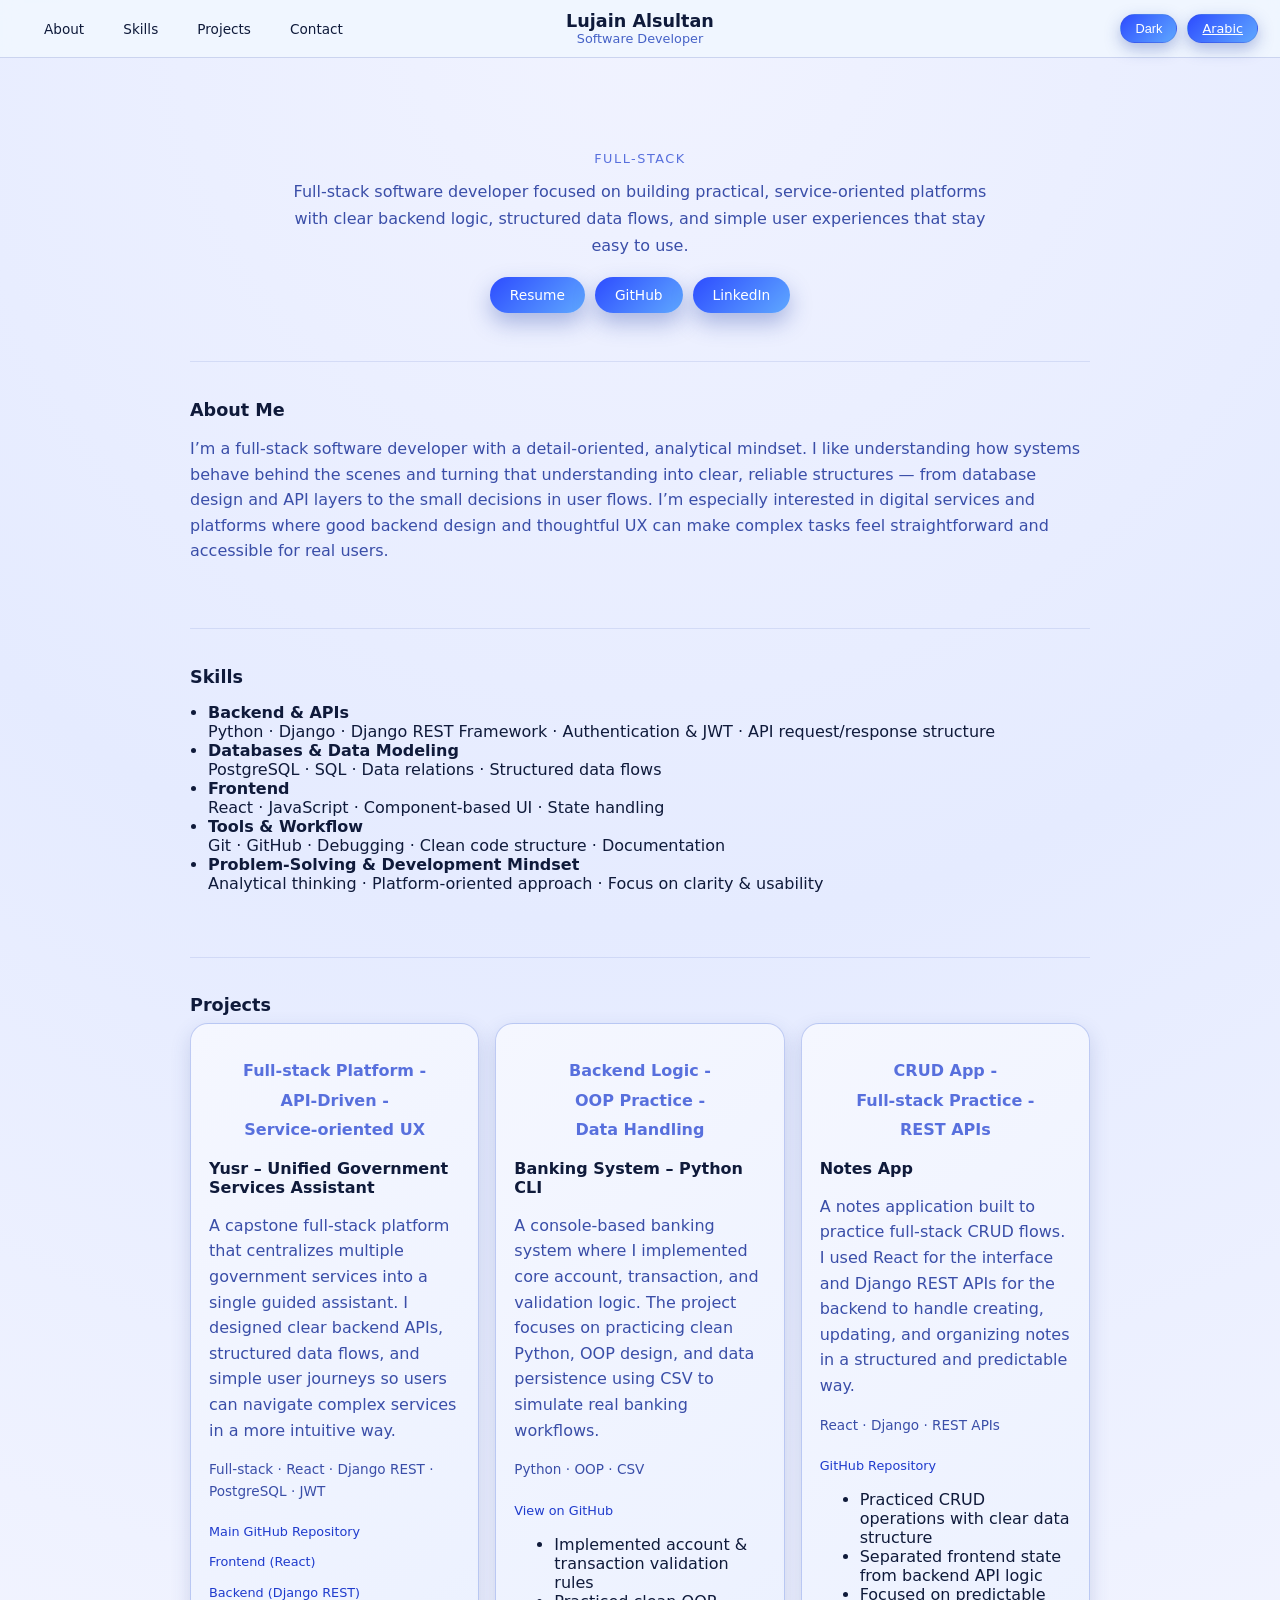
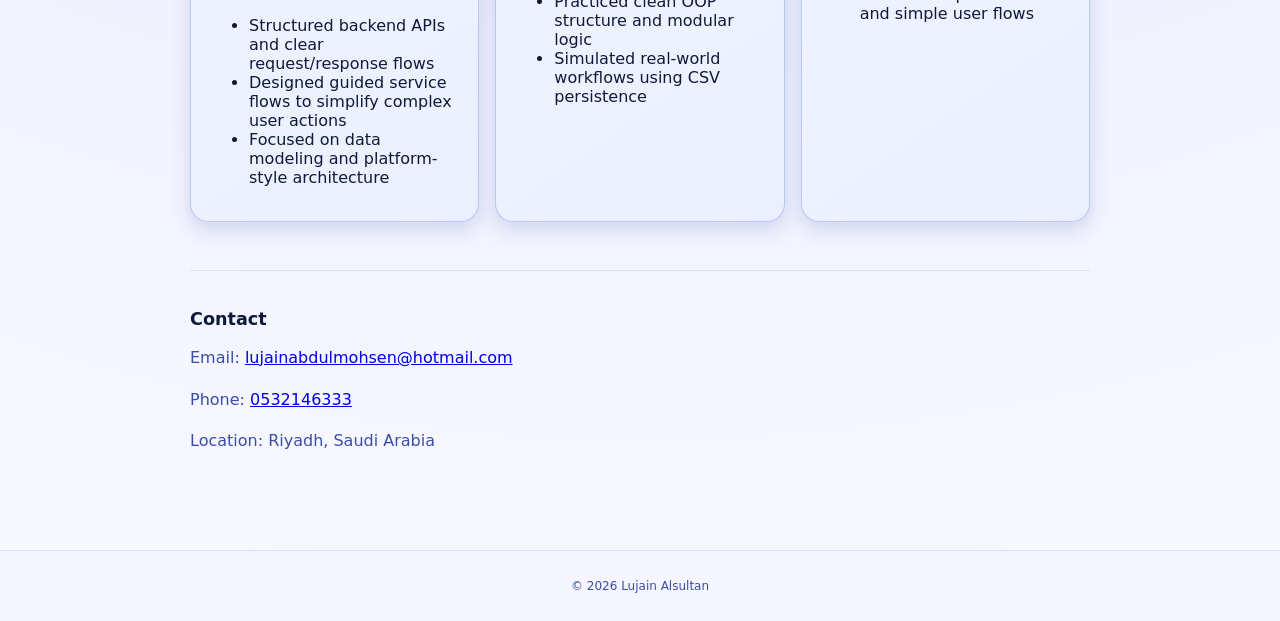
<file: index.html>
<!DOCTYPE html>
<html lang="en">
<head>
<meta charset="UTF-8">
<title>Lujain Alsultan | Portfolio</title>
<meta name="viewport" content="width=device-width, initial-scale=1">
<link href="styles.css" rel="stylesheet">
</head>
<body>

<header class="top">

<nav class="nav">
<a href="#about">About</a>
<a href="#skills">Skills</a>
<a href="#projects">Projects</a>
<a href="#contact">Contact</a>
</nav>

<div class="brand">
<h1>Lujain Alsultan</h1>
<p>Software Developer</p>
</div>

<div class="top-right">
<button id="themeToggle" class="theme-toggle small-btn">Dark</button>
<a href="index-ar.html" class="theme-toggle small-btn">Arabic</a>
</div>

</header>

<main class="page">

<section class="hero reveal">
<p class="hero-tag">Full-stack Software Developer</p>

<p class="hero-text">
Full-stack software developer focused on building practical, service-oriented platforms with clear backend logic, structured data flows, and simple user experiences that stay easy to use.
</p>

<div class="hero-actions">
<a href="resume.pdf" target="_blank" class="btn">Resume</a>
<a href="https://github.com/lujainabdulmohsen" class="btn" target="_blank">GitHub</a>
<a href="https://www.linkedin.com/in/lujainalsultan/" class="btn" target="_blank">LinkedIn</a>
</div>
</section>

<section id="about" class="section reveal">
<h3>About Me</h3>
<p>
I’m a full-stack software developer with a detail-oriented, analytical mindset. I like understanding how systems behave behind the scenes and turning that understanding into clear, reliable structures — from database design and API layers to the small decisions in user flows. I’m especially interested in digital services and platforms where good backend design and thoughtful UX can make complex tasks feel straightforward and accessible for real users.
</p>
</section>

<section id="skills" class="section reveal">
<h3>Skills</h3>

<ul class="list">

<li><strong>Backend & APIs</strong><br>
Python · Django · Django REST Framework · Authentication & JWT · API request/response structure
</li>

<li><strong>Databases & Data Modeling</strong><br>
PostgreSQL · SQL · Data relations · Structured data flows
</li>

<li><strong>Frontend</strong><br>
React · JavaScript · Component-based UI · State handling
</li>

<li><strong>Tools & Workflow</strong><br>
Git · GitHub · Debugging · Clean code structure · Documentation
</li>

<li><strong>Problem-Solving & Development Mindset</strong><br>
Analytical thinking · Platform-oriented approach · Focus on clarity & usability
</li>

</ul>
</section>

<section id="projects" class="section reveal">
<h3>Projects</h3>

<div class="cards">

<div class="card">

<p class="tech-tags">
<span>Full-stack Platform</span>
<span>API-Driven</span>
<span>Service-oriented UX</span>
</p>

<h4>Yusr – Unified Government Services Assistant</h4>

<p>A capstone full-stack platform that centralizes multiple government services into a single guided assistant. I designed clear backend APIs, structured data flows, and simple user journeys so users can navigate complex services in a more intuitive way.</p>

<p class="tech">Full-stack · React · Django REST · PostgreSQL · JWT</p>

<a href="https://github.com/lujainabdulmohsen" target="_blank" class="link">
Main GitHub Repository
</a>

<div class="card-links">
<a href="https://github.com/lujainabdulmohsen/frontend-capstone" target="_blank" class="link">Frontend (React)</a>
<a href="https://github.com/lujainabdulmohsen/backend-capstone" target="_blank" class="link">Backend (Django REST)</a>
</div>

<ul class="takeaways">
<li>Structured backend APIs and clear request/response flows</li>
<li>Designed guided service flows to simplify complex user actions</li>
<li>Focused on data modeling and platform-style architecture</li>
</ul>

</div>

<div class="card">

<p class="tech-tags">
<span>Backend Logic</span>
<span>OOP Practice</span>
<span>Data Handling</span>
</p>

<h4>Banking System – Python CLI</h4>

<p>A console-based banking system where I implemented core account, transaction, and validation logic. The project focuses on practicing clean Python, OOP design, and data persistence using CSV to simulate real banking workflows.</p>

<p class="tech">Python · OOP · CSV</p>
<a href="https://github.com/lujainabdulmohsen/python-bank-project" target="_blank" class="link">View on GitHub</a>

<ul class="takeaways">
<li>Implemented account & transaction validation rules</li>
<li>Practiced clean OOP structure and modular logic</li>
<li>Simulated real-world workflows using CSV persistence</li>
</ul>

</div>

<div class="card">

<p class="tech-tags">
<span>CRUD App</span>
<span>Full-stack Practice</span>
<span>REST APIs</span>
</p>

<h4>Notes App</h4>

<p>A notes application built to practice full-stack CRUD flows. I used React for the interface and Django REST APIs for the backend to handle creating, updating, and organizing notes in a structured and predictable way.</p>

<p class="tech">React · Django · REST APIs</p>
<a href="https://github.com/lujainabdulmohsen/notes-app.git" target="_blank" class="link">GitHub Repository</a>

<ul class="takeaways">
<li>Practiced CRUD operations with clear data structure</li>
<li>Separated frontend state from backend API logic</li>
<li>Focused on predictable and simple user flows</li>
</ul>

</div>

</div>
</section>

<section id="contact" class="section reveal">
<h3>Contact</h3>

<p>Email:
<a href="mailto:lujainabdulmohsen@hotmail.com">
lujainabdulmohsen@hotmail.com
</a></p>

<p>Phone:
<a href="tel:0532146333">0532146333</a></p>

<p>Location: Riyadh, Saudi Arabia</p>

</section>

</main>

<button id="scrollTop">↑</button>

<footer class="footer">
<p>© <span id="year"></span> Lujain Alsultan</p>
</footer>

<script src="script.js"></script>
</body>
</html>
</file>
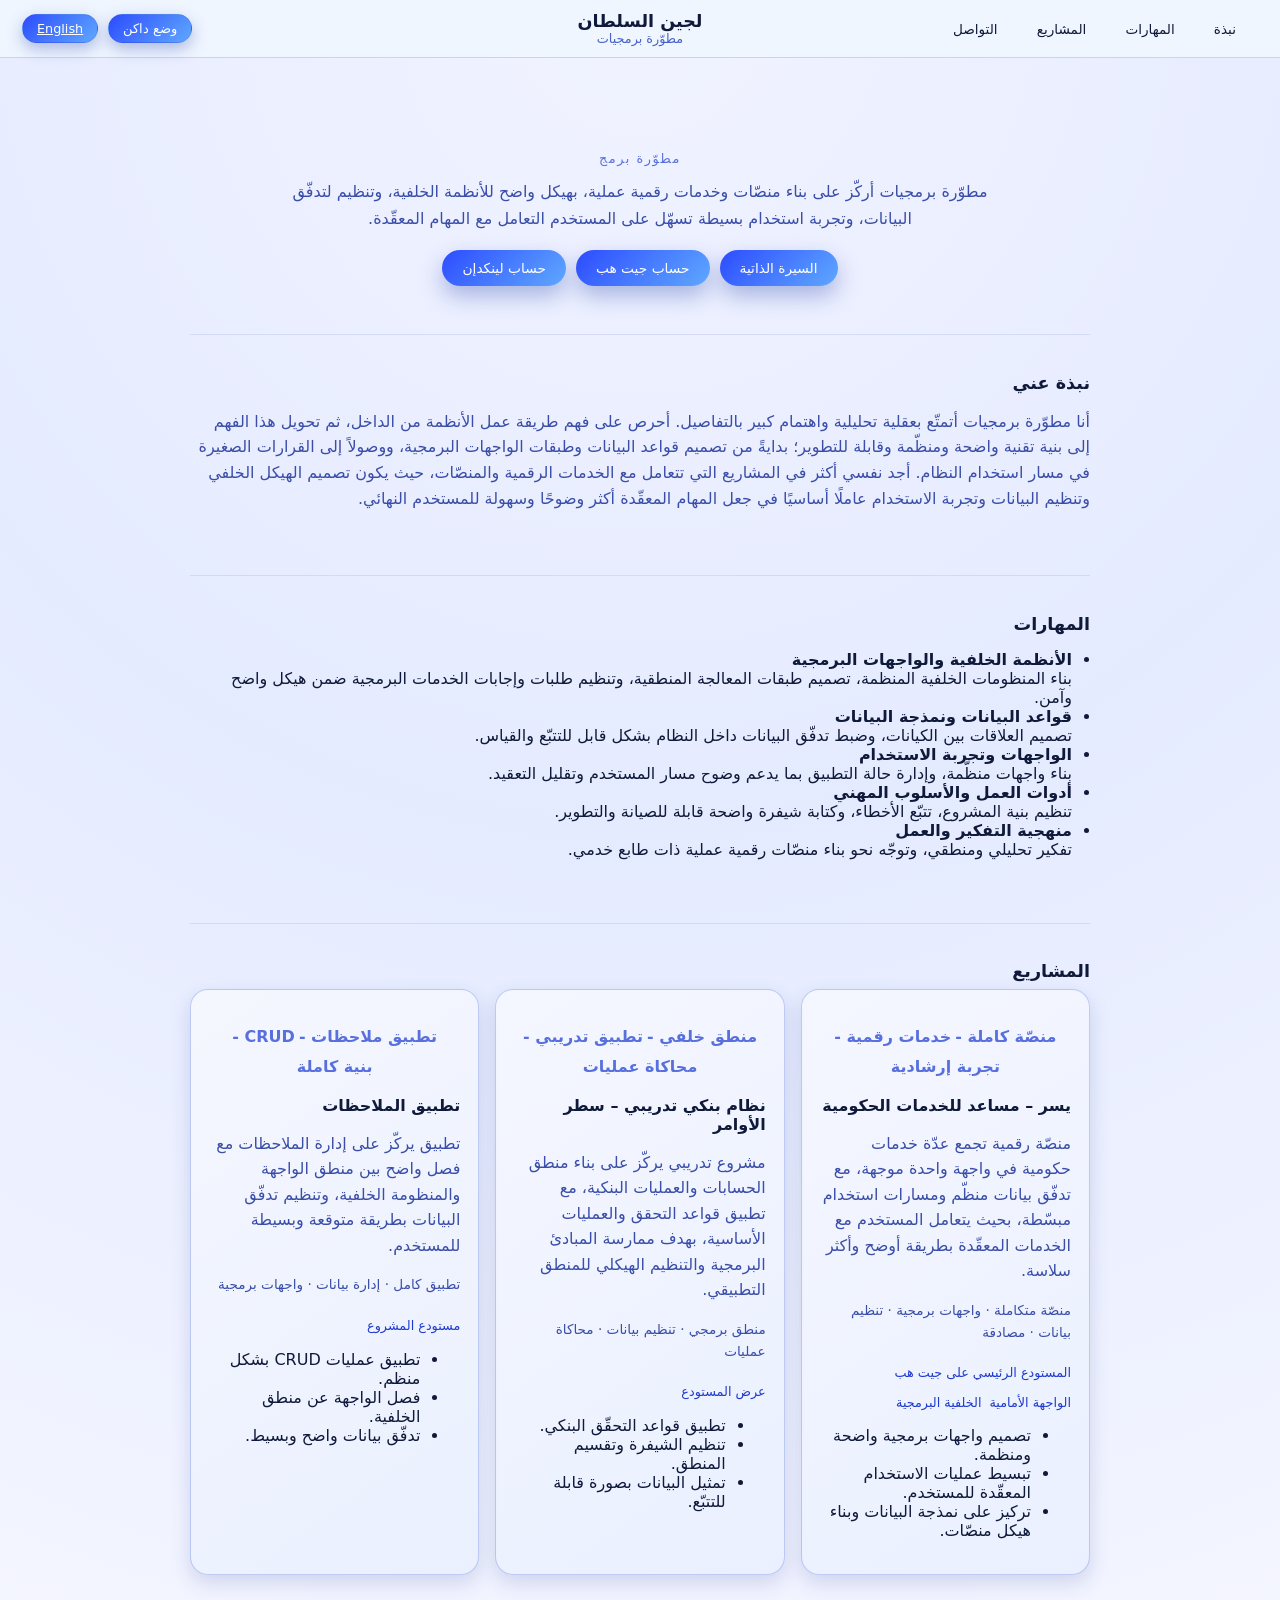
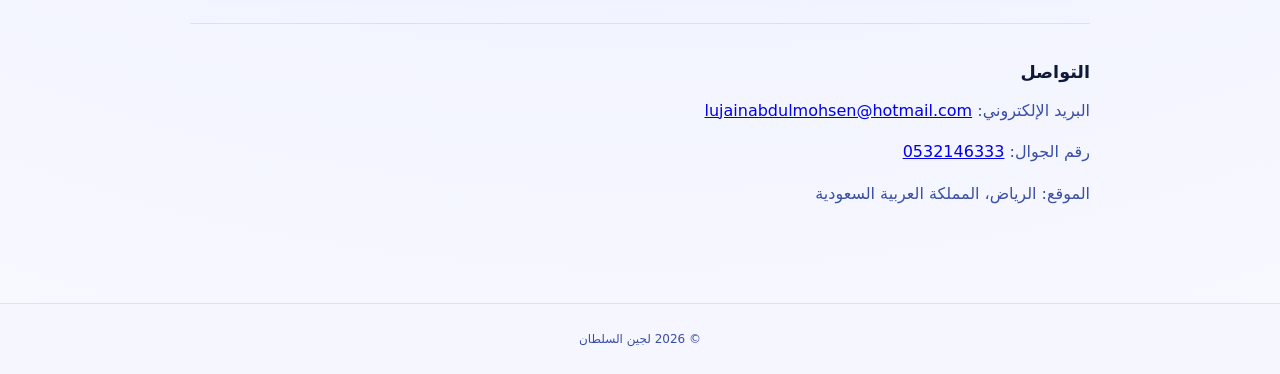
<file: index-ar.html>
<!DOCTYPE html>
<html lang="ar" dir="rtl">
<head>
<meta charset="UTF-8">
<title>لجين السلطان | السيرة المهنية</title>
<meta name="viewport" content="width=device-width, initial-scale=1">
<link href="styles.css" rel="stylesheet">
</head>
<body>

<header class="top">

<nav class="nav">
<a href="#about">نبذة</a>
<a href="#skills">المهارات</a>
<a href="#projects">المشاريع</a>
<a href="#contact">التواصل</a>
</nav>

<div class="brand">
<h1>لجين السلطان</h1>
<p>مطوّرة برمجيات</p>
</div>

<div class="top-right">
<button id="themeToggle" class="theme-toggle small-btn">وضع داكن</button>
<a href="index.html" class="theme-toggle small-btn">English</a>
</div>

</header>

<main class="page">

<section class="hero reveal">
<p class="hero-tag">مطوّرة برمجيات شاملة</p>

<p class="hero-text">
مطوّرة برمجيات أركّز على بناء منصّات وخدمات رقمية عملية، بهيكل واضح للأنظمة الخلفية، وتنظيم لتدفّق البيانات، وتجربة استخدام بسيطة تسهّل على المستخدم التعامل مع المهام المعقّدة.
</p>

<div class="hero-actions">
<a href="resume.pdf" target="_blank" class="btn">السيرة الذاتية</a>
<a href="https://github.com/lujainabdulmohsen" target="_blank" class="btn">حساب جيت هب</a>
<a href="https://www.linkedin.com/in/lujainalsultan/" target="_blank" class="btn">حساب لينكدإن</a>
</div>
</section>

<section id="about" class="section reveal">
<h3>نبذة عني</h3>
<p>
أنا مطوّرة برمجيات أتمتّع بعقلية تحليلية واهتمام كبير بالتفاصيل. أحرص على فهم طريقة عمل الأنظمة من الداخل، ثم تحويل هذا الفهم إلى بنية تقنية واضحة ومنظّمة وقابلة للتطوير؛ بدايةً من تصميم قواعد البيانات وطبقات الواجهات البرمجية، ووصولاً إلى القرارات الصغيرة في مسار استخدام النظام. أجد نفسي أكثر في المشاريع التي تتعامل مع الخدمات الرقمية والمنصّات، حيث يكون تصميم الهيكل الخلفي وتنظيم البيانات وتجربة الاستخدام عاملًا أساسيًا في جعل المهام المعقّدة أكثر وضوحًا وسهولة للمستخدم النهائي.
</p>
</section>

<section id="skills" class="section reveal">
<h3>المهارات</h3>

<ul class="list">

<li><strong>الأنظمة الخلفية والواجهات البرمجية</strong><br>
بناء المنظومات الخلفية المنظمة، تصميم طبقات المعالجة المنطقية، وتنظيم طلبات وإجابات الخدمات البرمجية ضمن هيكل واضح وآمن.
</li>

<li><strong>قواعد البيانات ونمذجة البيانات</strong><br>
تصميم العلاقات بين الكيانات، وضبط تدفّق البيانات داخل النظام بشكل قابل للتتبّع والقياس.
</li>

<li><strong>الواجهات وتجربة الاستخدام</strong><br>
بناء واجهات منظّمة، وإدارة حالة التطبيق بما يدعم وضوح مسار المستخدم وتقليل التعقيد.
</li>

<li><strong>أدوات العمل والأسلوب المهني</strong><br>
تنظيم بنية المشروع، تتبّع الأخطاء، وكتابة شيفرة واضحة قابلة للصيانة والتطوير.
</li>

<li><strong>منهجية التفكير والعمل</strong><br>
تفكير تحليلي ومنطقي، وتوجّه نحو بناء منصّات رقمية عملية ذات طابع خدمي.
</li>

</ul>
</section>

<section id="projects" class="section reveal">
<h3>المشاريع</h3>

<div class="cards">

<div class="card">

<p class="tech-tags">
<span>منصّة كاملة</span>
<span>خدمات رقمية</span>
<span>تجربة إرشادية</span>
</p>

<h4>يسر – مساعد للخدمات الحكومية</h4>

<p>
منصّة رقمية تجمع عدّة خدمات حكومية في واجهة واحدة موجهة، مع تدفّق بيانات منظّم ومسارات استخدام مبسّطة، بحيث يتعامل المستخدم مع الخدمات المعقّدة بطريقة أوضح وأكثر سلاسة.
</p>

<p class="tech">منصّة متكاملة · واجهات برمجية · تنظيم بيانات · مصادقة</p>

<a href="https://github.com/lujainabdulmohsen" target="_blank" class="link">
المستودع الرئيسي على جيت هب
</a>

<div class="card-links">
<a href="https://github.com/lujainabdulmohsen/frontend-capstone" target="_blank" class="link">الواجهة الأمامية</a>
<a href="https://github.com/lujainabdulmohsen/backend-capstone" target="_blank" class="link">الخلفية البرمجية</a>
</div>

<ul class="takeaways">
<li>تصميم واجهات برمجية واضحة ومنظمة.</li>
<li>تبسيط عمليات الاستخدام المعقّدة للمستخدم.</li>
<li>تركيز على نمذجة البيانات وبناء هيكل منصّات.</li>
</ul>

</div>

<div class="card">

<p class="tech-tags">
<span>منطق خلفي</span>
<span>تطبيق تدريبي</span>
<span>محاكاة عمليات</span>
</p>

<h4>نظام بنكي تدريبي – سطر الأوامر</h4>

<p>
مشروع تدريبي يركّز على بناء منطق الحسابات والعمليات البنكية، مع تطبيق قواعد التحقق والعمليات الأساسية، بهدف ممارسة المبادئ البرمجية والتنظيم الهيكلي للمنطق التطبيقي.
</p>

<p class="tech">منطق برمجي · تنظيم بيانات · محاكاة عمليات</p>
<a href="https://github.com/lujainabdulmohsen/python-bank-project" target="_blank" class="link">عرض المستودع</a>

<ul class="takeaways">
<li>تطبيق قواعد التحقّق البنكي.</li>
<li>تنظيم الشيفرة وتقسيم المنطق.</li>
<li>تمثيل البيانات بصورة قابلة للتتبّع.</li>
</ul>

</div>

<div class="card">

<p class="tech-tags">
<span>تطبيق ملاحظات</span>
<span>CRUD</span>
<span>بنية كاملة</span>
</p>

<h4>تطبيق الملاحظات</h4>

<p>
تطبيق يركّز على إدارة الملاحظات مع فصل واضح بين منطق الواجهة والمنظومة الخلفية، وتنظيم تدفّق البيانات بطريقة متوقعة وبسيطة للمستخدم.
</p>

<p class="tech">تطبيق كامل · إدارة بيانات · واجهات برمجية</p>
<a href="https://github.com/lujainabdulmohsen/notes-app.git" target="_blank" class="link">مستودع المشروع</a>

<ul class="takeaways">
<li>تطبيق عمليات CRUD بشكل منظم.</li>
<li>فصل الواجهة عن منطق الخلفية.</li>
<li>تدفّق بيانات واضح وبسيط.</li>
</ul>

</div>

</div>
</section>

<section id="contact" class="section reveal">
<h3>التواصل</h3>

<p>البريد الإلكتروني:
<a href="mailto:lujainabdulmohsen@hotmail.com">
lujainabdulmohsen@hotmail.com
</a></p>

<p>رقم الجوال:
<a href="tel:0532146333">0532146333</a></p>

<p>الموقع: الرياض، المملكة العربية السعودية</p>

</section>

</main>

<button id="scrollTop">↑</button>

<footer class="footer">
<p>© <span id="year"></span> لجين السلطان</p>
</footer>

<script src="script.js"></script>
</body>
</html>
</file>
<file: styles.css>
html {
  scroll-behavior: smooth;
}

:root {
  --bg-gradient: radial-gradient(circle at top, #f1f3ff 0%, #e5ebff 40%, #f9f9ff 100%);
  --text-main: #0f1a3a;
  --text-sub: #3a4ea8;
  --accent: #2d4cff;
  --accent-soft: #5fa8ff;
  --nav-bg: rgba(240, 246, 255, 0.96);
  --nav-border: rgba(70, 90, 180, 0.22);
  --card-bg: linear-gradient(145deg, #f5f7ff, #eaf0ff);
  --card-border: rgba(90, 120, 220, 0.35);
  --section-border: rgba(120, 140, 210, 0.2);
  --footer-bg: #f5f6ff;
  --link-color: #1f3bcd;
  --link-hover: #1026ff;
  --hero-tag: #5870dd;
  --brand-sub: #4662c7;
  --scroll-btn-shadow: rgba(40, 70, 170, 0.4);
  --scroll-btn-shadow-hover: rgba(40, 70, 170, 0.6);
}

body.dark {
  --bg-gradient: radial-gradient(circle at top, #050816 0%, #050b1f 35%, #050715 100%);
  --text-main: #e5e9ff;
  --text-sub: #c0c6ff;
  --accent: #5b7dff;
  --accent-soft: #76b0ff;
  --nav-bg: rgba(8, 13, 40, 0.96);
  --nav-border: rgba(90, 110, 210, 0.5);
  --card-bg: linear-gradient(145deg, #0c1230, #141b3f);
  --card-border: rgba(120, 150, 255, 0.6);
  --section-border: rgba(80, 100, 200, 0.45);
  --footer-bg: #050814;
  --link-color: #9fb4ff;
  --link-hover: #d6e0ff;
  --hero-tag: #9aa9ff;
  --brand-sub: #9aa9ff;
  --scroll-btn-shadow: rgba(20, 40, 120, 0.7);
  --scroll-btn-shadow-hover: rgba(20, 40, 120, 0.95);
}

body {
  margin: 0;
  font-family: system-ui, -apple-system, Segoe UI, Poppins, sans-serif;
  background: var(--bg-gradient);
  color: var(--text-main);
}

.top {
  position: sticky;
  top: 0;
  z-index: 10;
  display: flex;
  justify-content: space-between;
  align-items: center;
  padding: 14px 22px;
  background: var(--nav-bg);
  border-bottom: 1px solid var(--nav-border);
  backdrop-filter: blur(10px);
}

.brand {
  position: absolute;
  left: 50%;
  transform: translateX(-50%);
  text-align: center;
}

.brand h1 {
  margin: 0;
  font-size: 1.1rem;
  color: var(--text-main);
}

.brand p {
  margin: 0;
  font-size: 0.8rem;
  color: var(--brand-sub);
}

.top-right {
  display: flex;
  align-items: center;
  gap: 10px;
}

.nav a {
  margin-left: 10px;
  color: var(--text-main);
  text-decoration: none;
  font-size: 0.85rem;
  padding: 6px 12px;
  border-radius: 20px;
  transition: background 0.18s, transform 0.18s;
}

.nav a:hover {
  background: rgba(90, 120, 255, 0.16);
  transform: translateY(-1px);
}

.nav-btn {
  background: linear-gradient(135deg, var(--accent), var(--accent-soft));
  color: #ffffff;
  border-radius: 18px;
  box-shadow: 0 8px 18px rgba(40, 70, 170, 0.35);
}

.nav-btn:hover {
  transform: translateY(-2px);
  background: linear-gradient(135deg, var(--accent-soft), var(--accent));
}

.theme-toggle {
  border: 1px solid var(--nav-border);
  background: linear-gradient(135deg, var(--accent), var(--accent-soft));
  color: #ffffff;
  border-radius: 20px;
  padding: 6px 14px;
  font-size: 0.8rem;
  cursor: pointer;
  box-shadow: 0 6px 16px rgba(40, 70, 170, 0.35);
  transition: transform 0.18s, box-shadow 0.18s;
}

.theme-toggle:hover {
  transform: translateY(-2px);
  box-shadow: 0 10px 22px rgba(40, 70, 170, 0.45);
}

.page {
  max-width: 900px;
  margin: 0 auto;
  padding: 40px 22px 32px;
}

.hero {
  text-align: center;
  padding: 40px 0 30px;
}

.hero-tag {
  font-size: 0.8rem;
  letter-spacing: 0.12em;
  text-transform: uppercase;
  color: var(--hero-tag);
  margin-bottom: 12px;
}

.hero-text {
  max-width: 720px;
  margin: 0 auto;
  color: var(--text-sub);
  line-height: 1.7;
}

.hero-actions {
  margin-top: 18px;
}

.btn {
  display: inline-block;
  margin-right: 10px;
  padding: 10px 20px;
  border-radius: 28px;
  text-decoration: none;
  font-size: 0.86rem;
  color: #ffffff;
  background: linear-gradient(135deg, var(--accent), var(--accent-soft));
  box-shadow: 0 10px 22px rgba(40, 70, 170, 0.35);
  transition: transform 0.18s, box-shadow 0.18s, background 0.18s;
}

.small-btn {
  padding: 6px 14px;
  font-size: 0.8rem;
  border-radius: 20px;
}

.btn:hover {
  transform: translateY(-2px);
  box-shadow: 0 14px 30px rgba(40, 70, 170, 0.45);
}

.section {
  margin: 18px 0 28px;
  padding: 20px 0;
  border-top: 1px solid var(--section-border);
}

.section h3 {
  margin-bottom: 8px;
  color: var(--text-main);
  font-size: 1.1rem;
}

.section p {
  color: var(--text-sub);
  line-height: 1.6;
}

.list {
  padding-left: 18px;
  color: var(--text-main);
}

.cards {
  display: grid;
  grid-template-columns: repeat(auto-fit, minmax(220px, 1fr));
  gap: 16px;
  margin-top: 8px;
}

.card {
  padding: 18px;
  border-radius: 18px;
  background: var(--card-bg);
  border: 1px solid var(--card-border);
  box-shadow: 0 8px 20px rgba(50, 70, 150, 0.18);
  transition: transform 0.18s, box-shadow 0.18s, border-color 0.18s;
}

.card:hover {
  transform: translateY(-4px);
  box-shadow: 0 14px 28px rgba(40, 60, 140, 0.28);
  border-color: rgba(60, 100, 240, 0.8);
}

.card h4 {
  margin: 0 0 6px;
  color: var(--text-main);
  font-size: 1rem;
}

.card p {
  color: var(--text-sub);
}

.tech {
  color: var(--hero-tag);
  font-size: 0.85rem;
  margin-top: 4px;
}

.card-links {
  margin-top: 6px;
  display: flex;
  flex-wrap: wrap;
  gap: 8px;
}

.link {
  display: inline-block;
  margin-top: 8px;
  color: var(--link-color);
  text-decoration: none;
  font-size: 0.8rem;
  transition: color 0.18s, transform 0.18s;
}

.link:hover {
  color: var(--link-hover);
  transform: translateY(-1px);
}

.social a {
  margin-right: 10px;
  color: var(--link-color);
  text-decoration: none;
  font-size: 0.85rem;
  transition: color 0.18s, transform 0.18s;
}

.social a:hover {
  color: var(--link-hover);
  transform: translateY(-1px);
}

.reveal {
  opacity: 0;
  transform: translateY(24px);
  transition: opacity 0.4s ease, transform 0.4s ease;
}

.reveal.visible {
  opacity: 1;
  transform: translateY(0);
}

#scrollTop {
  position: fixed;
  right: 24px;
  bottom: 24px;
  border: none;
  border-radius: 999px;
  padding: 10px 12px;
  font-size: 0.9rem;
  background: linear-gradient(135deg, var(--accent), var(--accent-soft));
  color: #ffffff;
  cursor: pointer;
  box-shadow: 0 10px 22px var(--scroll-btn-shadow);
  opacity: 0;
  pointer-events: none;
  transform: translateY(8px);
  transition: opacity 0.2s ease, transform 0.2s ease, box-shadow 0.2s ease;
}

#scrollTop.show {
  opacity: 1;
  pointer-events: auto;
  transform: translateY(0);
}

#scrollTop:hover {
  box-shadow: 0 14px 30px var(--scroll-btn-shadow-hover);
}

.footer {
  text-align: center;
  padding: 16px;
  font-size: 0.75rem;
  color: var(--text-sub);
  border-top: 1px solid var(--section-border);
  background: var(--footer-bg);
}

@media (max-width: 720px) {
  .page {
    padding: 26px 18px 26px;
  }

  .hero {
    padding-top: 24px;
  }

  .nav a {
    margin-left: 6px;
    padding: 5px 8px;
  }

  .theme-toggle {
    padding: 4px 10px;
  }

  .small-btn {
    padding: 4px 10px;
  }
}

@media (max-width: 768px) {
  .top {
    display: flex;
    flex-direction: column;
    align-items: center;
    gap: 6px;
    padding: 10px 14px;
  }

  .nav {
    order: 1;
    display: flex;
    flex-wrap: wrap;
    justify-content: center;
    gap: 10px;
    width: 100%;
  }

  .nav a {
    font-size: 14px;
    padding: 4px 8px;
  }

  .brand {
    order: 2;
    position: static;
    left: auto;
    transform: none;
    text-align: center;
  }

  .brand h1,
  .brand p {
    margin: 0;
  }

  .theme-toggle {
    order: 3;
    align-self: center;
    margin-top: 4px;
  }

  .hero {
    margin-top: 8px;
  }
}

/* RTL support for Arabic page */
html[dir="rtl"] body {
  direction: rtl;
}

html[dir="rtl"] .section p,
html[dir="rtl"] .list,
html[dir="rtl"] .card p,
html[dir="rtl"] .card h4 {
  text-align: right;
}

html[dir="rtl"] .hero-text {
  text-align: center;
}

html[dir="rtl"] .list {
  padding-right: 18px;
  padding-left: 0;
}

html[dir="rtl"] .nav a {
  margin-right: 10px;
  margin-left: 0;
}

html[dir="rtl"] .footer {
  text-align: center;
}
.tech-tags {
  display: flex;
  flex-wrap: wrap;
  justify-content: center;
  gap: 4px;
}

.tech-tags span {
  font-weight: 600;
  color: var(--hero-tag);
}

.tech-tags span::after {
  content: " - ";
}

.tech-tags span:last-child::after {
  content: "";
}
/* ترتيب أزرار الهيرو على الجوال */
.hero-actions {
  display: flex;
  flex-wrap: wrap;
  justify-content: center;
  gap: 10px;
}

.hero-actions .btn {
  margin: 0;
}

@media (max-width: 600px) {
  .hero-actions {
    flex-direction: column;
    align-items: center;
    gap: 8px;
  }

  .hero-actions .btn {
    width: 100%;
    max-width: 260px;
    text-align: center;
  }
}
</file>
